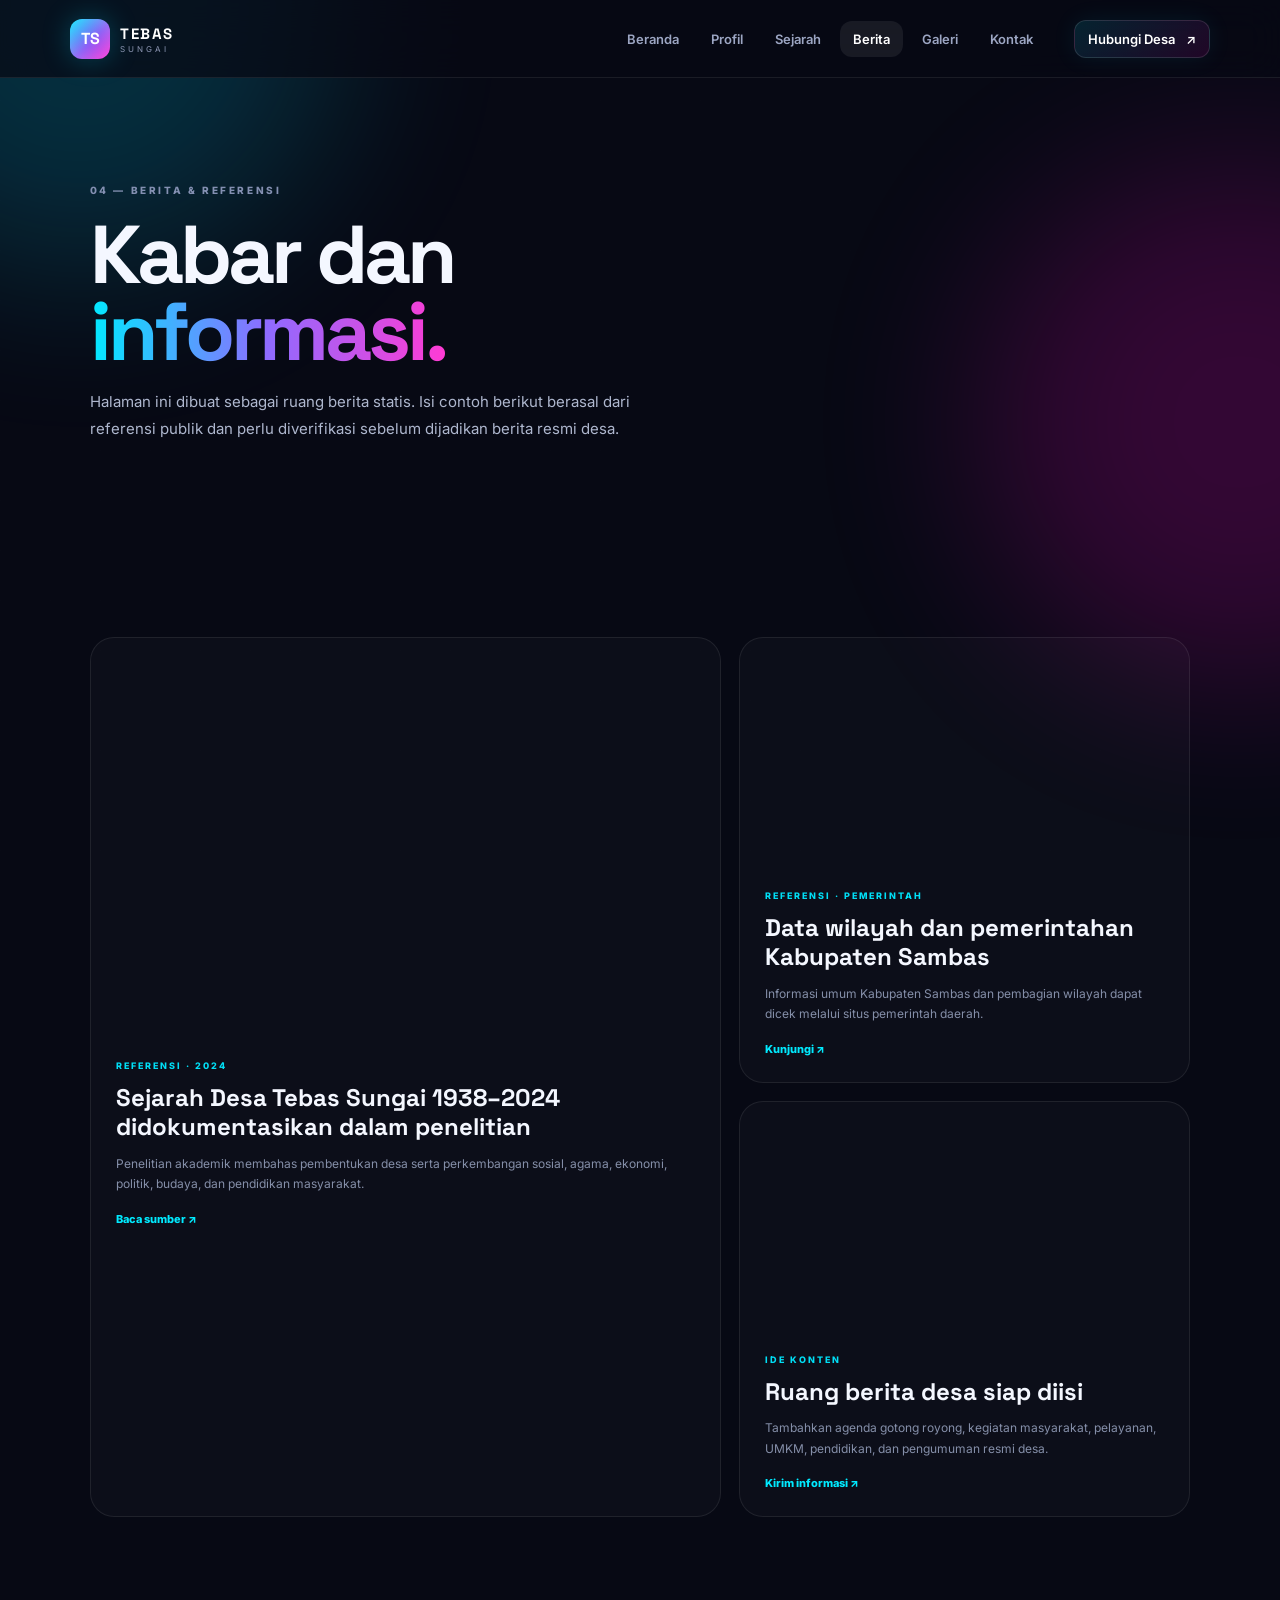
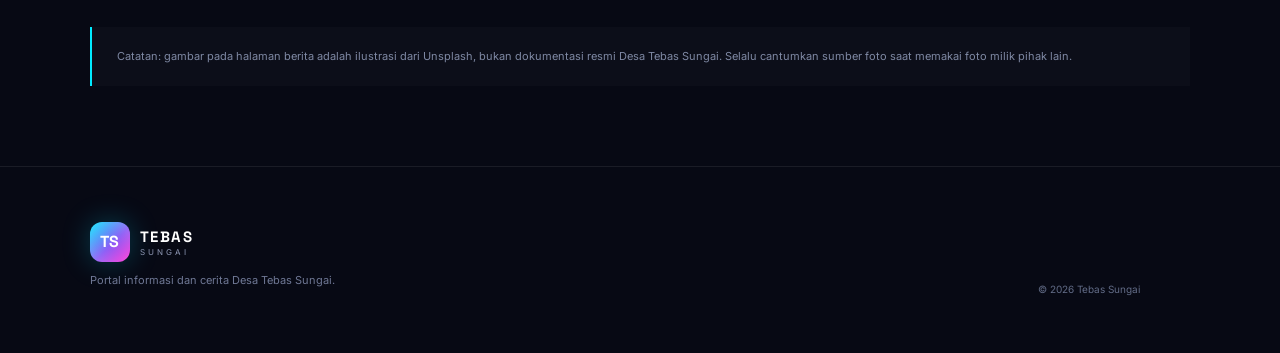
<file: berita.html>
<!DOCTYPE html>
<html lang="id">

<head>

<meta charset="UTF-8">
<meta name="viewport" content="width=device-width, initial-scale=1.0">

<title>Berita — Tebas Sungai</title>

<link rel="preconnect" href="https://fonts.googleapis.com">
<link rel="preconnect" href="https://fonts.gstatic.com" crossorigin>

<link href="https://fonts.googleapis.com/css2?family=Inter:wght@400;500;600;700;800&family=Space+Grotesk:wght@500;600;700&display=swap" rel="stylesheet">

<link rel="stylesheet" href="style.css">

</head>


<body>

<div class="ambient ambient-a"></div>
<div class="ambient ambient-b"></div>


<header class="navbar">

<a class="brand" href="index.html">

<span class="brand-mark">TS</span>

<span>
<b>TEBAS</b>
<small>SUNGAI</small>
</span>

</a>


<button class="menu-btn" aria-label="Buka menu">

<span></span>
<span></span>
<span></span>

</button>


<nav class="nav-links">

<a href="index.html">Beranda</a>
<a href="profil.html">Profil</a>
<a href="sejarah.html">Sejarah</a>
<a class="active" href="berita.html">Berita</a>
<a href="galeri.html">Galeri</a>
<a href="kontak.html">Kontak</a>

</nav>


<a class="nav-cta" href="kontak.html">
Hubungi Desa <span>↗</span>
</a>

</header>


<main>


<section class="page-hero reveal">

<span class="kicker">
04 — BERITA & REFERENSI
</span>

<h1>
Kabar dan
<br>
<span>informasi.</span>
</h1>

<p>
Halaman ini dibuat sebagai ruang berita statis.
Isi contoh berikut berasal dari referensi publik
dan perlu diverifikasi sebelum dijadikan berita resmi desa.
</p>

</section>


<section class="section reveal">

<div class="news-grid">


<article class="news-card featured">

<div
class="news-img"
style="background-image:url('https://images.unsplash.com/photo-1497366754035-f200968a6e72?auto=format&fit=crop&w=1200&q=85')">
</div>


<div class="news-body">

<span>REFERENSI · 2024</span>

<h2>
Sejarah Desa Tebas Sungai 1938–2024
didokumentasikan dalam penelitian
</h2>

<p>
Penelitian akademik membahas pembentukan desa
serta perkembangan sosial, agama, ekonomi,
politik, budaya, dan pendidikan masyarakat.
</p>

<a
href="https://journal.appisi.or.id/index.php/risoma/article/view/549"
target="_blank"
rel="noopener">
Baca sumber ↗
</a>

</div>

</article>


<article class="news-card">

<div
class="news-img"
style="background-image:url('https://images.unsplash.com/photo-1531206715517-5c0ba140b2b8?auto=format&fit=crop&w=900&q=85')">
</div>


<div class="news-body">

<span>REFERENSI · PEMERINTAH</span>

<h3>
Data wilayah dan pemerintahan Kabupaten Sambas
</h3>

<p>
Informasi umum Kabupaten Sambas dan pembagian
wilayah dapat dicek melalui situs pemerintah daerah.
</p>

<a
href="https://sambas.go.id/"
target="_blank"
rel="noopener">
Kunjungi ↗
</a>

</div>

</article>


<article class="news-card">

<div
class="news-img"
style="background-image:url('https://images.unsplash.com/photo-1521737711867-e3b97375f902?auto=format&fit=crop&w=900&q=85')">
</div>


<div class="news-body">

<span>IDE KONTEN</span>

<h3>
Ruang berita desa siap diisi
</h3>

<p>
Tambahkan agenda gotong royong,
kegiatan masyarakat, pelayanan,
UMKM, pendidikan, dan pengumuman resmi desa.
</p>

<a href="kontak.html">
Kirim informasi ↗
</a>

</div>

</article>


</div>

</section>


<section class="source-note">

Catatan: gambar pada halaman berita adalah ilustrasi
dari Unsplash, bukan dokumentasi resmi Desa Tebas Sungai.
Selalu cantumkan sumber foto saat memakai foto milik pihak lain.

</section>


</main>


<footer class="footer">

<div>

<div class="brand">

<span class="brand-mark">TS</span>

<span>
<b>TEBAS</b>
<small>SUNGAI</small>
</span>

</div>

<p>
Portal informasi dan cerita Desa Tebas Sungai.
</p>

</div>


<div class="copyright">
© 2026 Tebas Sungai
</div>

</footer>


<script src="script.js"></script>

</body>
</html>
</file>
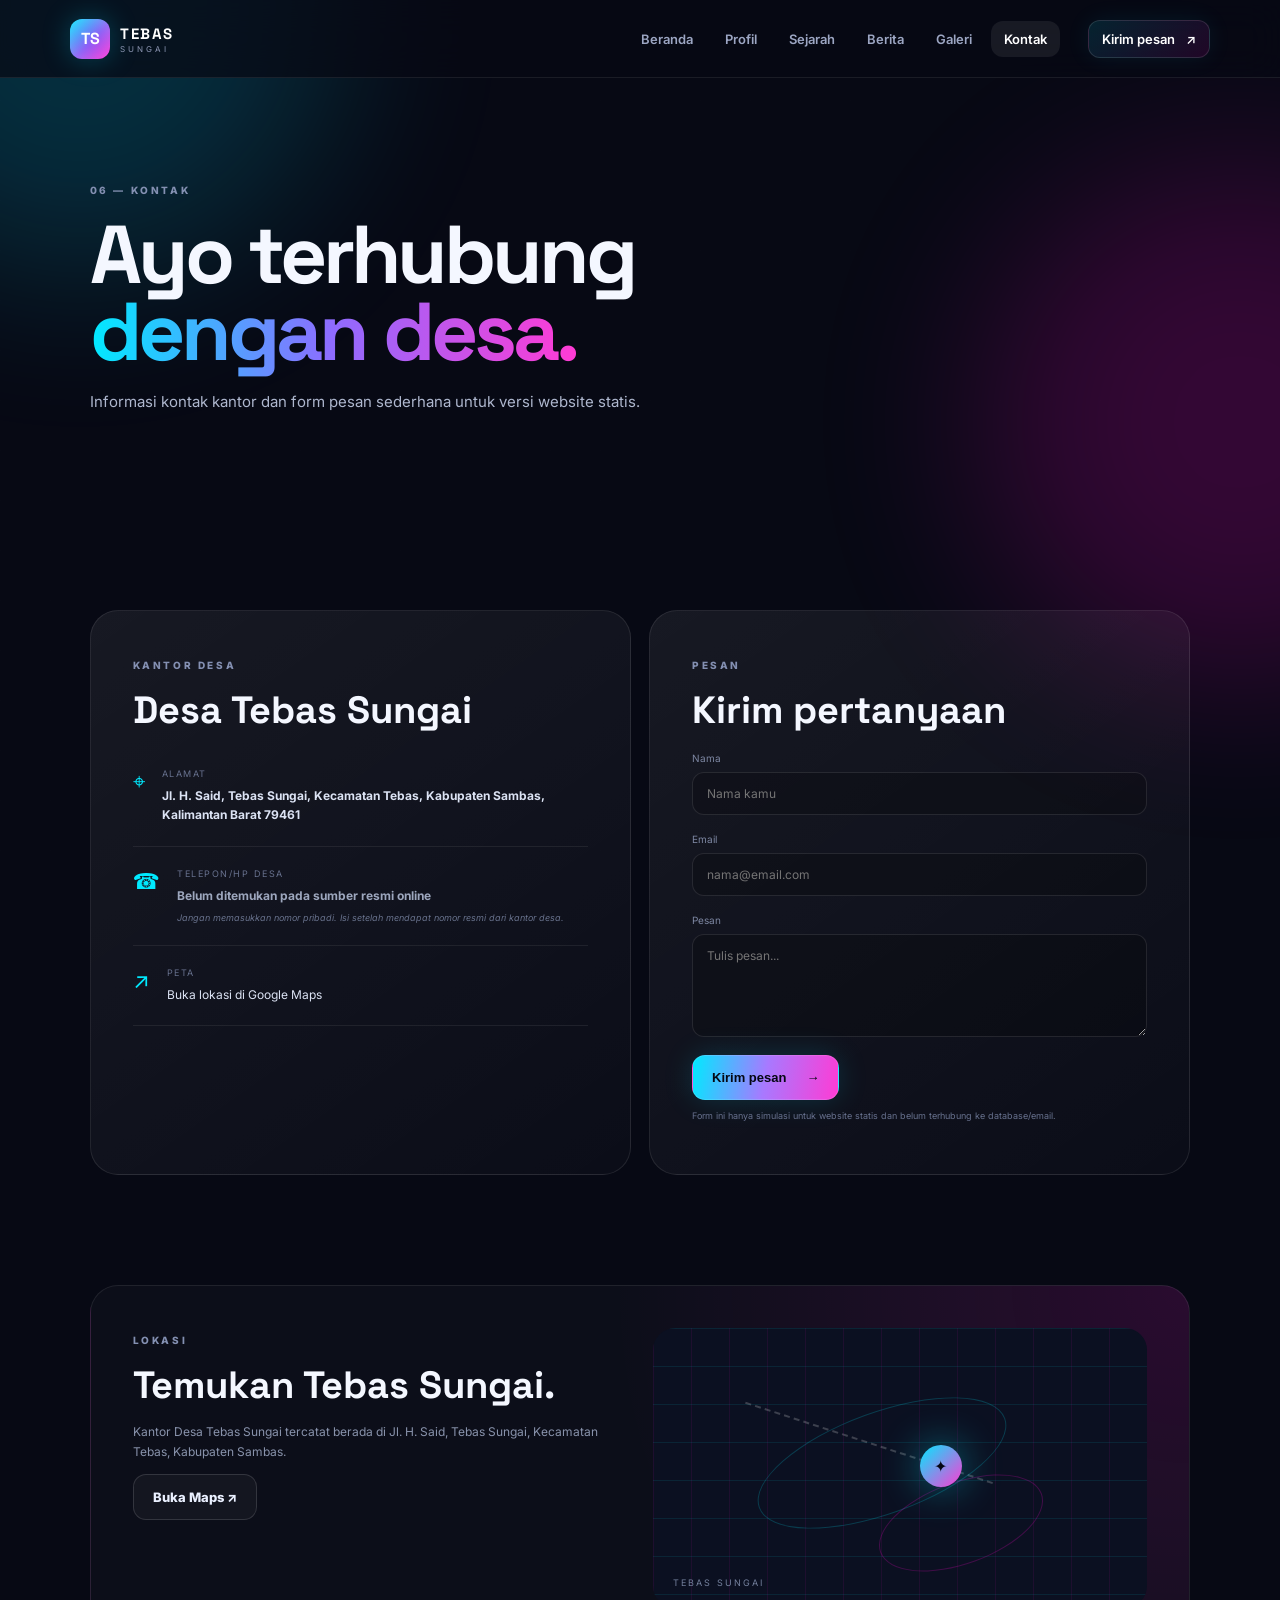
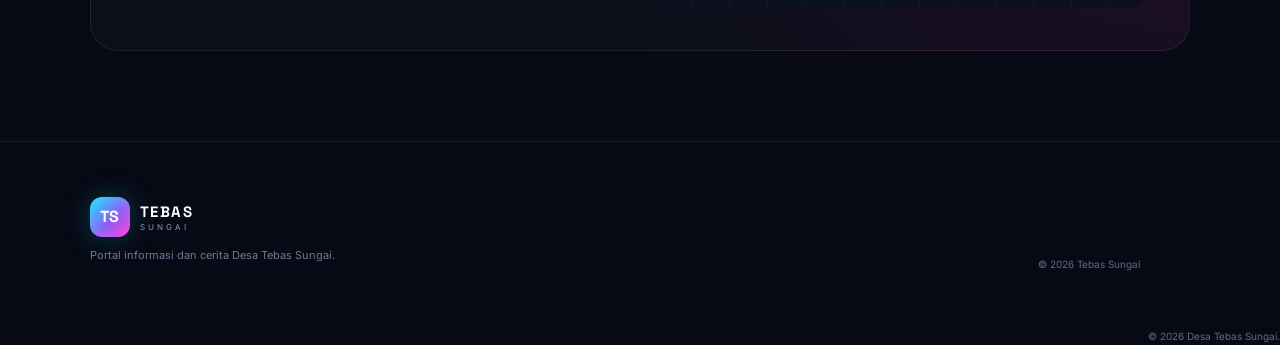
<file: kontak.html>
<!DOCTYPE html>
<html lang="id">

<head>

<meta charset="UTF-8">
<meta name="viewport" content="width=device-width, initial-scale=1.0">

<title>Kontak — Tebas Sungai</title>

<link rel="preconnect" href="https://fonts.googleapis.com">
<link rel="preconnect" href="https://fonts.gstatic.com" crossorigin>

<link href="https://fonts.googleapis.com/css2?family=Inter:wght@400;500;600;700;800&family=Space+Grotesk:wght@500;600;700&display=swap" rel="stylesheet">

<link rel="stylesheet" href="style.css">

</head>


<body>

<div class="ambient ambient-a"></div>
<div class="ambient ambient-b"></div>


<header class="navbar">

<a class="brand" href="index.html">

<span class="brand-mark">TS</span>

<span>
<b>TEBAS</b>
<small>SUNGAI</small>
</span>

</a>


<button class="menu-btn" aria-label="Buka menu">

<span></span>
<span></span>
<span></span>

</button>


<nav class="nav-links">

<a href="index.html">Beranda</a>
<a href="profil.html">Profil</a>
<a href="sejarah.html">Sejarah</a>
<a href="berita.html">Berita</a>
<a href="galeri.html">Galeri</a>
<a class="active" href="kontak.html">Kontak</a>

</nav>


<a class="nav-cta" href="#form">
Kirim pesan <span>↗</span>
</a>

</header>


<main>


<section class="page-hero reveal">

<span class="kicker">
06 — KONTAK
</span>

<h1>
Ayo terhubung
<br>
<span>dengan desa.</span>
</h1>

<p>
Informasi kontak kantor dan form pesan sederhana
untuk versi website statis.
</p>

</section>


<section class="section reveal">


<div class="contact-layout">


<div class="contact-card">

<span class="kicker">
KANTOR DESA
</span>

<h2>Desa Tebas Sungai</h2>


<div class="contact-row">

<span>⌖</span>

<div>

<small>Alamat</small>

<b>
Jl. H. Said, Tebas Sungai,
Kecamatan Tebas, Kabupaten Sambas,
Kalimantan Barat 79461
</b>

</div>

</div>


<div class="contact-row">

<span>☎</span>

<div>

<small>Telepon/HP Desa</small>

<b class="muted">
Belum ditemukan pada sumber resmi online
</b>

<em>
Jangan memasukkan nomor pribadi.
Isi setelah mendapat nomor resmi dari kantor desa.
</em>

</div>

</div>


<div class="contact-row">

<span>↗</span>

<div>

<small>Peta</small>

<a
target="_blank"
rel="noopener"
href="https://www.google.com/maps/search/?api=1&query=Kantor+Desa+Tebas+Sungai+Sambas">
Buka lokasi di Google Maps
</a>

</div>

</div>


</div>


<form class="contact-form" id="form">

<span class="kicker">
PESAN
</span>

<h2>Kirim pertanyaan</h2>


<label>

Nama

<input
required
type="text"
placeholder="Nama kamu">

</label>


<label>

Email

<input
required
type="email"
placeholder="nama@email.com">

</label>


<label>

Pesan

<textarea
required
rows="5"
placeholder="Tulis pesan..."></textarea>

</label>


<button class="btn btn-primary" type="submit">

Kirim pesan <span>→</span>

</button>


<p class="form-note">

Form ini hanya simulasi untuk website statis
dan belum terhubung ke database/email.

</p>


</form>


</div>

</section>


<section class="map-card reveal">

<div>

<span class="kicker">
LOKASI
</span>

<h2>
Temukan Tebas Sungai.
</h2>

<p>
Kantor Desa Tebas Sungai tercatat berada
di Jl. H. Said, Tebas Sungai,
Kecamatan Tebas, Kabupaten Sambas.
</p>


<a
class="btn btn-ghost"
target="_blank"
rel="noopener"
href="https://www.google.com/maps/search/?api=1&query=Kantor+Desa+Tebas+Sungai+Sambas">

Buka Maps ↗

</a>

</div>


<div class="map-art">

<div class="pin">
✦
</div>

<div class="map-line"></div>

<span>
TEBAS SUNGAI
</span>

</div>

</section>


</main>


<footer class="footer">

<div>

<div class="brand">

<span class="brand-mark">TS</span>

<span>
<b>TEBAS</b>
<small>SUNGAI</small>
</span>

</div>

<p>
Portal informasi dan cerita Desa Tebas Sungai.
</p>

</div>


<div class="copyright">
© 2026 Tebas Sungai
</div>

</footer>


<script src="script.js"></script>

</body>
</html></main>
<footer><div class="copyright">© 2026 Desa Tebas Sungai.</div></footer>
<script src="script.js"></script>
</body>
</html>
</file>
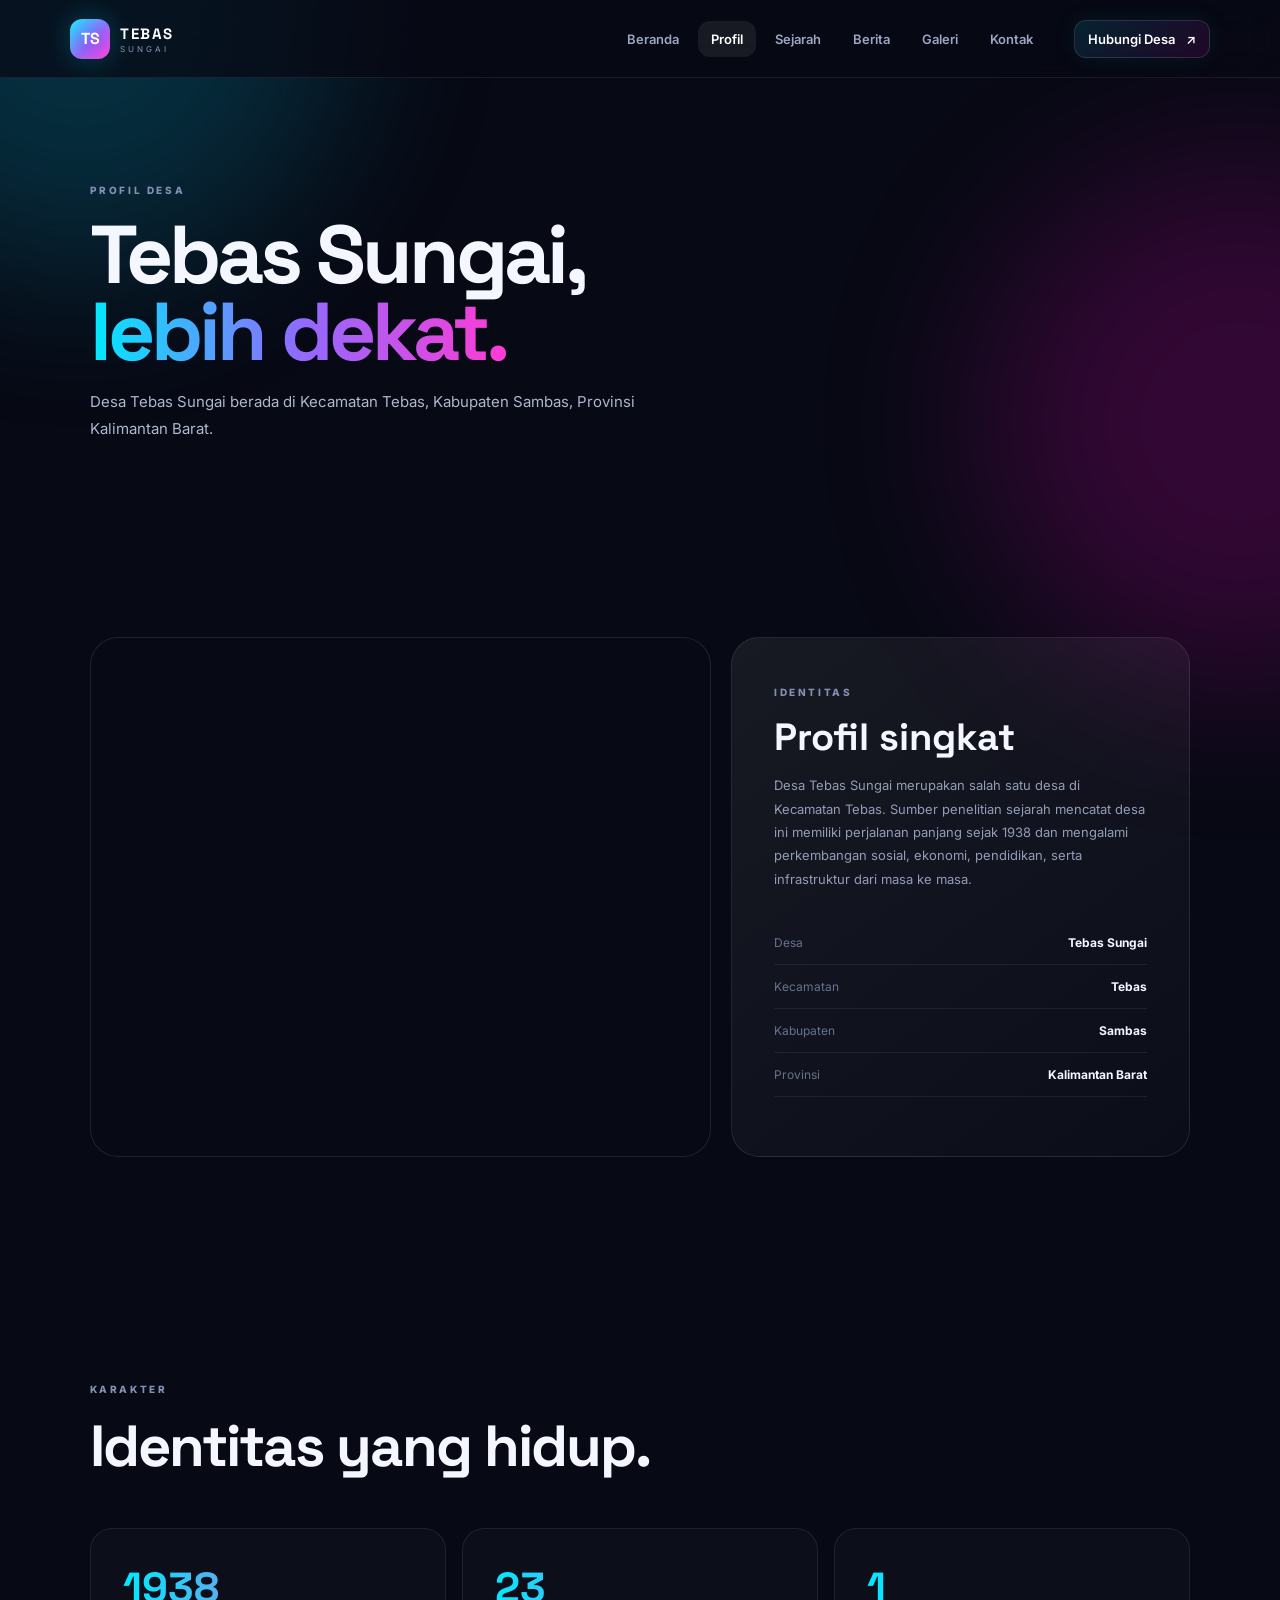
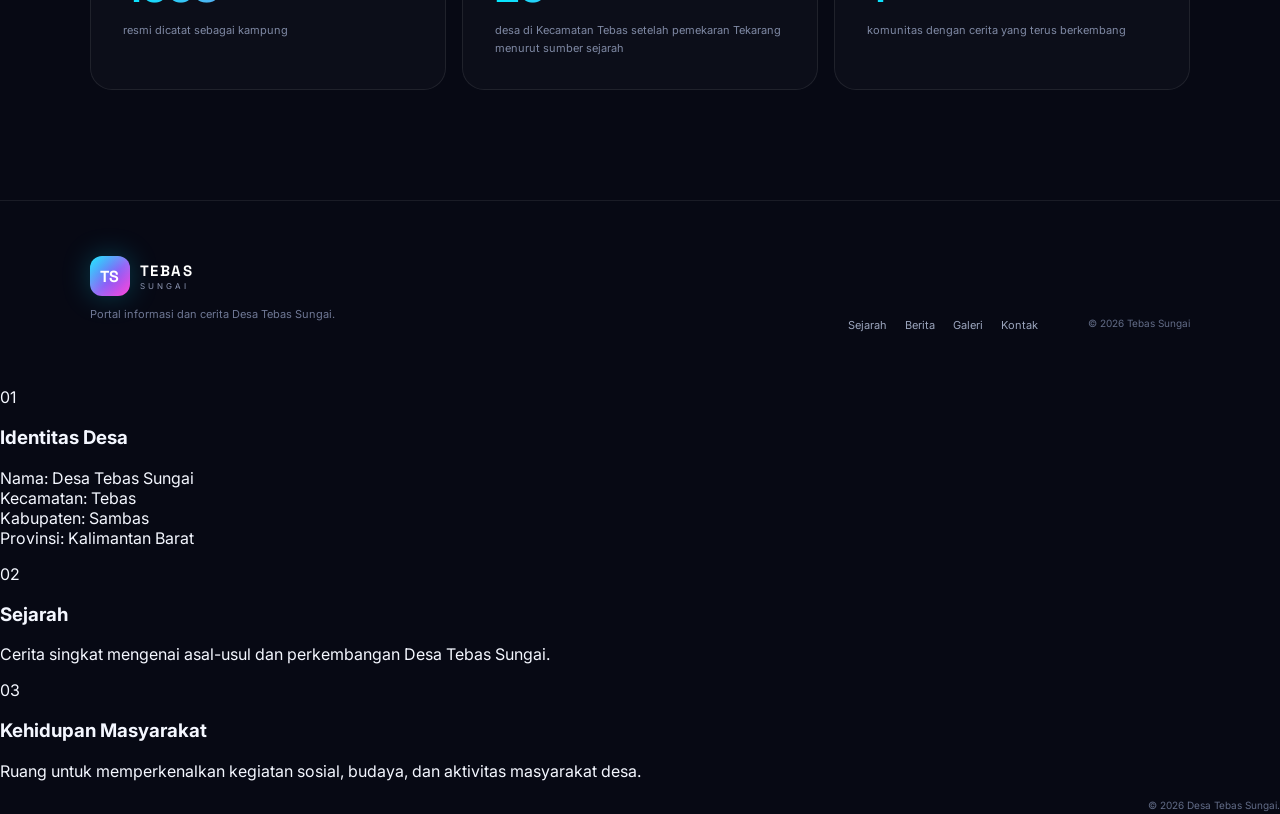
<file: profil.html>
<!DOCTYPE html>
<html lang="id">

<head>

<meta charset="UTF-8">
<meta name="viewport" content="width=device-width, initial-scale=1.0">

<title>Profil — Tebas Sungai</title>

<link rel="preconnect" href="https://fonts.googleapis.com">
<link rel="preconnect" href="https://fonts.gstatic.com" crossorigin>

<link href="https://fonts.googleapis.com/css2?family=Inter:wght@400;500;600;700;800&family=Space+Grotesk:wght@500;600;700&display=swap" rel="stylesheet">

<link rel="stylesheet" href="style.css">

</head>


<body>

<div class="ambient ambient-a"></div>
<div class="ambient ambient-b"></div>


<header class="navbar">

<a class="brand" href="index.html">
<span class="brand-mark">TS</span>

<span>
<b>TEBAS</b>
<small>SUNGAI</small>
</span>
</a>


<button class="menu-btn" aria-label="Buka menu">
<span></span>
<span></span>
<span></span>
</button>


<nav class="nav-links">

<a href="index.html">Beranda</a>
<a class="active" href="profil.html">Profil</a>
<a href="sejarah.html">Sejarah</a>
<a href="berita.html">Berita</a>
<a href="galeri.html">Galeri</a>
<a href="kontak.html">Kontak</a>

</nav>


<a class="nav-cta" href="kontak.html">
Hubungi Desa <span>↗</span>
</a>

</header>


<main>


<section class="page-hero reveal">

<span class="kicker">PROFIL DESA</span>

<h1>
Tebas Sungai,
<br>
<span>lebih dekat.</span>
</h1>

<p>
Desa Tebas Sungai berada di Kecamatan Tebas,
Kabupaten Sambas, Provinsi Kalimantan Barat.
</p>

</section>


<section class="section reveal">

<div class="profile-layout">


<div
class="profile-image"
style="background-image:url('https://images.unsplash.com/photo-1500530855697-b586d89ba3ee?auto=format&fit=crop&w=1400&q=85')">
</div>


<div class="glass-panel">

<span class="kicker">IDENTITAS</span>

<h2>Profil singkat</h2>

<p>
Desa Tebas Sungai merupakan salah satu desa di Kecamatan Tebas.
Sumber penelitian sejarah mencatat desa ini memiliki perjalanan
panjang sejak 1938 dan mengalami perkembangan sosial, ekonomi,
pendidikan, serta infrastruktur dari masa ke masa.
</p>


<div class="data-list">

<div>
<span>Desa</span>
<b>Tebas Sungai</b>
</div>

<div>
<span>Kecamatan</span>
<b>Tebas</b>
</div>

<div>
<span>Kabupaten</span>
<b>Sambas</b>
</div>

<div>
<span>Provinsi</span>
<b>Kalimantan Barat</b>
</div>

</div>

</div>

</div>

</section>


<section class="section reveal">

<div class="section-head">

<div>

<span class="kicker">KARAKTER</span>

<h2>Identitas yang hidup.</h2>

</div>

</div>


<div class="stat-grid">

<div class="stat">
<strong>1938</strong>
<span>
resmi dicatat sebagai kampung
</span>
</div>


<div class="stat">
<strong>23</strong>
<span>
desa di Kecamatan Tebas setelah pemekaran
Tekarang menurut sumber sejarah
</span>
</div>


<div class="stat">
<strong>1</strong>
<span>
komunitas dengan cerita yang terus berkembang
</span>
</div>

</div>

</section>

</main>


<footer class="footer">

<div>

<div class="brand">

<span class="brand-mark">TS</span>

<span>
<b>TEBAS</b>
<small>SUNGAI</small>
</span>

</div>

<p>
Portal informasi dan cerita Desa Tebas Sungai.
</p>

</div>


<div class="footer-links">

<a href="sejarah.html">Sejarah</a>
<a href="berita.html">Berita</a>
<a href="galeri.html">Galeri</a>
<a href="kontak.html">Kontak</a>

</div>


<div class="copyright">
© 2026 Tebas Sungai
</div>

</footer>


<script src="script.js"></script>

</body>
</html>  <article><span>01</span><h3>Identitas Desa</h3><p>Nama: Desa Tebas Sungai<br>Kecamatan: Tebas<br>Kabupaten: Sambas<br>Provinsi: Kalimantan Barat</p></article>
  <article><span>02</span><h3>Sejarah</h3><p>Cerita singkat mengenai asal-usul dan perkembangan Desa Tebas Sungai.</p></article>
  <article><span>03</span><h3>Kehidupan Masyarakat</h3><p>Ruang untuk memperkenalkan kegiatan sosial, budaya, dan aktivitas masyarakat desa.</p></article>
</section>
</main>
<footer><div class="copyright">© 2026 Desa Tebas Sungai.</div></footer>
<script src="script.js"></script>
</body>
</html>
</file>
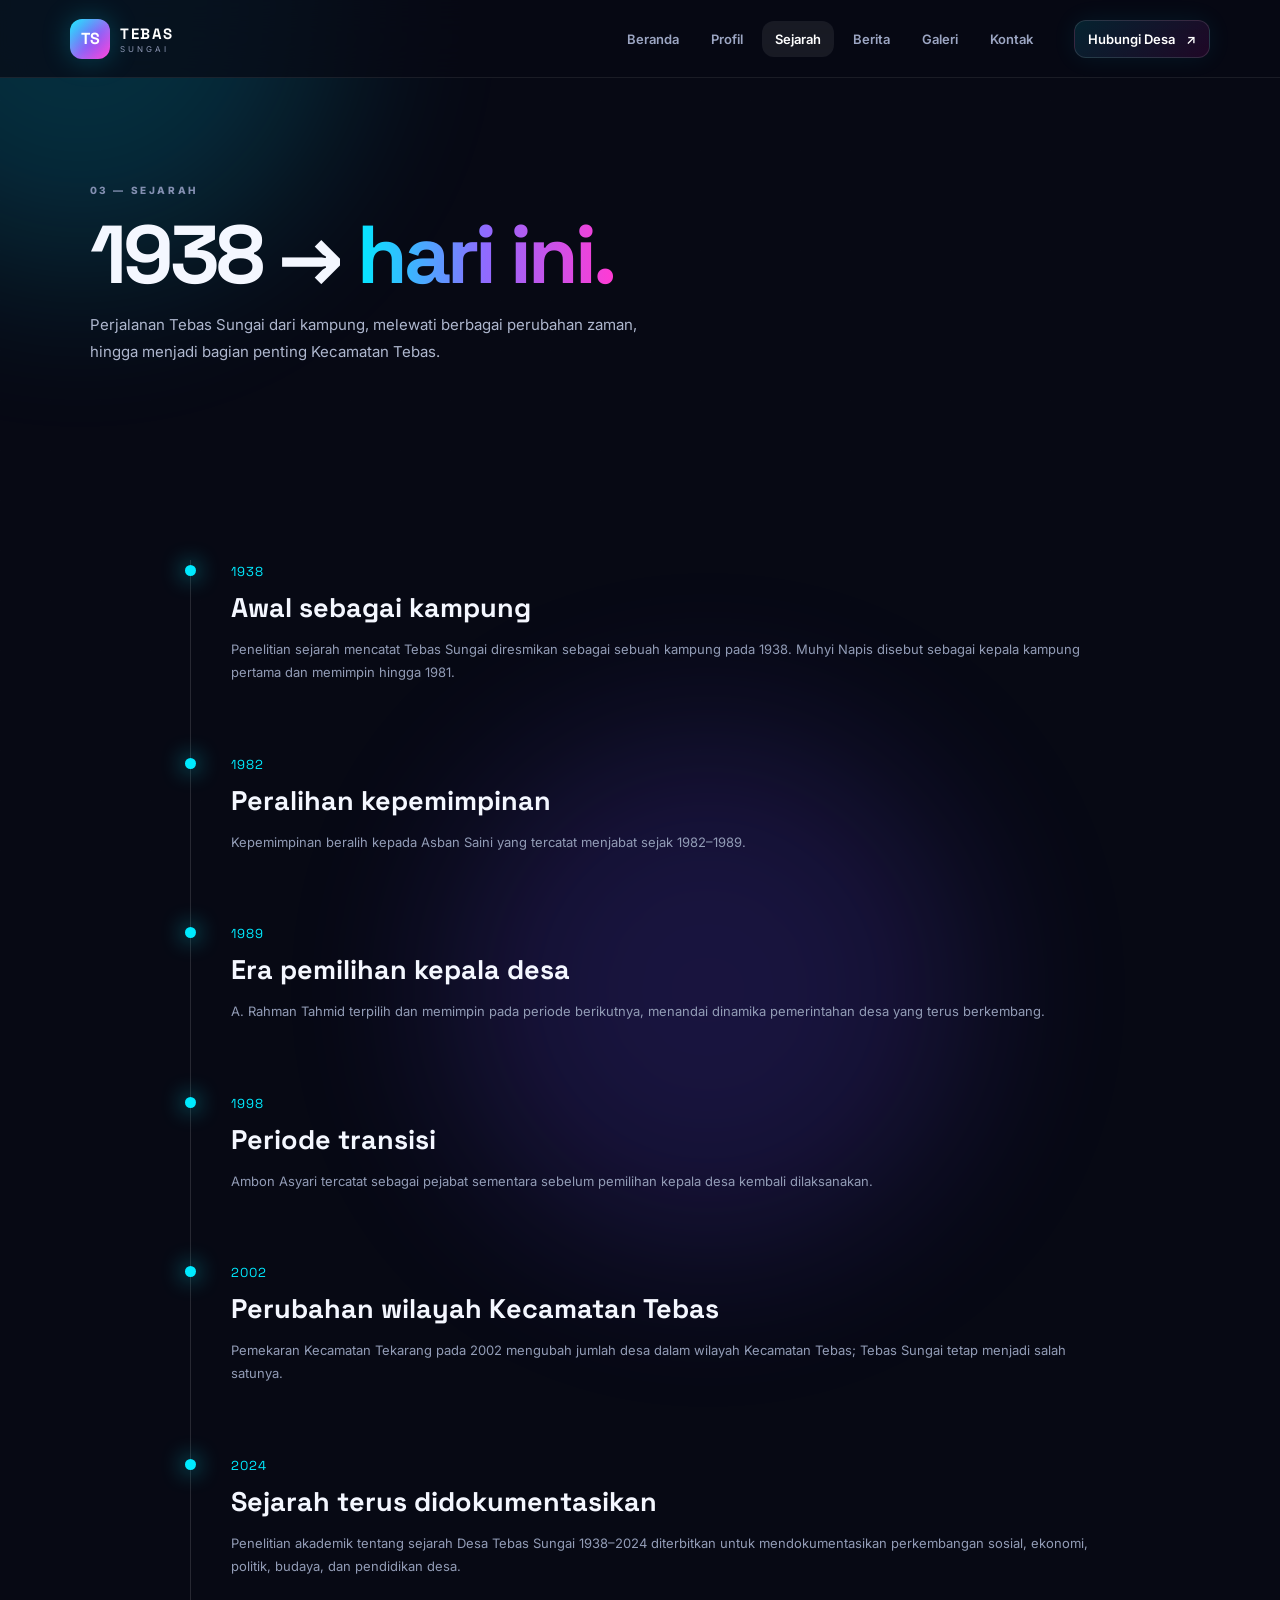
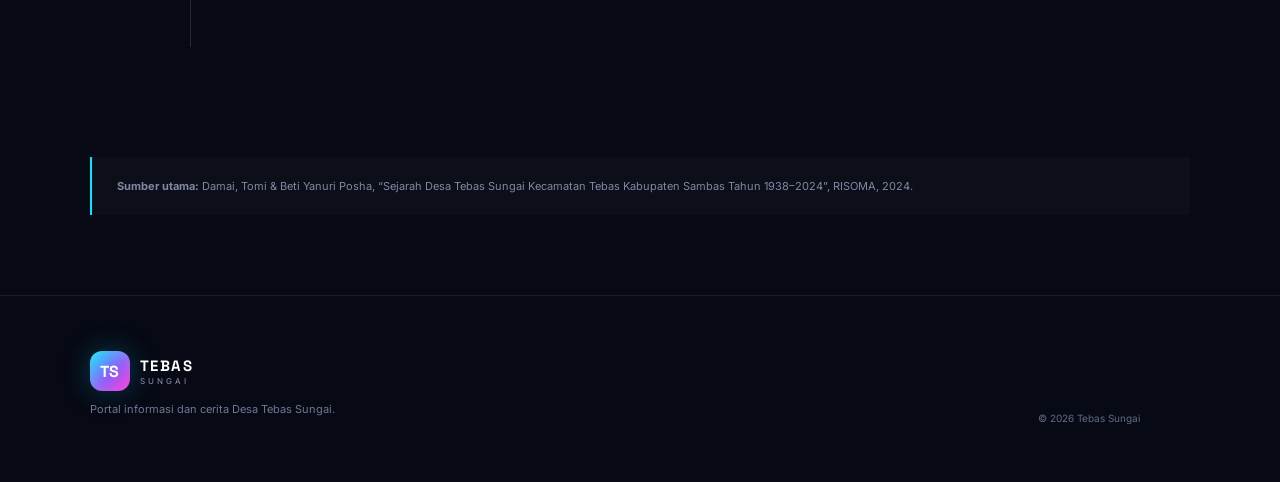
<file: sejarah.html>
<!DOCTYPE html>
<html lang="id">

<head>

<meta charset="UTF-8">
<meta name="viewport" content="width=device-width, initial-scale=1.0">

<title>Sejarah — Tebas Sungai</title>

<link rel="preconnect" href="https://fonts.googleapis.com">
<link rel="preconnect" href="https://fonts.gstatic.com" crossorigin>

<link href="https://fonts.googleapis.com/css2?family=Inter:wght@400;500;600;700;800&family=Space+Grotesk:wght@500;600;700&display=swap" rel="stylesheet">

<link rel="stylesheet" href="style.css">

</head>


<body>

<div class="ambient ambient-a"></div>
<div class="ambient ambient-c"></div>


<header class="navbar">

<a class="brand" href="index.html">

<span class="brand-mark">TS</span>

<span>
<b>TEBAS</b>
<small>SUNGAI</small>
</span>

</a>


<button class="menu-btn" aria-label="Buka menu">
<span></span>
<span></span>
<span></span>
</button>


<nav class="nav-links">

<a href="index.html">Beranda</a>
<a href="profil.html">Profil</a>
<a class="active" href="sejarah.html">Sejarah</a>
<a href="berita.html">Berita</a>
<a href="galeri.html">Galeri</a>
<a href="kontak.html">Kontak</a>

</nav>


<a class="nav-cta" href="kontak.html">
Hubungi Desa <span>↗</span>
</a>

</header>


<main>


<section class="page-hero reveal">

<span class="kicker">
03 — SEJARAH
</span>

<h1>
1938 →
<span>hari ini.</span>
</h1>

<p>
Perjalanan Tebas Sungai dari kampung,
melewati berbagai perubahan zaman,
hingga menjadi bagian penting Kecamatan Tebas.
</p>

</section>


<section class="section reveal">

<div class="timeline">


<div class="timeline-item">

<span class="year">1938</span>

<div>

<h3>Awal sebagai kampung</h3>

<p>
Penelitian sejarah mencatat Tebas Sungai diresmikan
sebagai sebuah kampung pada 1938.
Muhyi Napis disebut sebagai kepala kampung pertama
dan memimpin hingga 1981.
</p>

</div>

</div>


<div class="timeline-item">

<span class="year">1982</span>

<div>

<h3>Peralihan kepemimpinan</h3>

<p>
Kepemimpinan beralih kepada Asban Saini
yang tercatat menjabat sejak 1982–1989.
</p>

</div>

</div>


<div class="timeline-item">

<span class="year">1989</span>

<div>

<h3>Era pemilihan kepala desa</h3>

<p>
A. Rahman Tahmid terpilih dan memimpin
pada periode berikutnya, menandai dinamika
pemerintahan desa yang terus berkembang.
</p>

</div>

</div>


<div class="timeline-item">

<span class="year">1998</span>

<div>

<h3>Periode transisi</h3>

<p>
Ambon Asyari tercatat sebagai pejabat sementara
sebelum pemilihan kepala desa kembali dilaksanakan.
</p>

</div>

</div>


<div class="timeline-item">

<span class="year">2002</span>

<div>

<h3>Perubahan wilayah Kecamatan Tebas</h3>

<p>
Pemekaran Kecamatan Tekarang pada 2002
mengubah jumlah desa dalam wilayah Kecamatan Tebas;
Tebas Sungai tetap menjadi salah satunya.
</p>

</div>

</div>


<div class="timeline-item">

<span class="year">2024</span>

<div>

<h3>Sejarah terus didokumentasikan</h3>

<p>
Penelitian akademik tentang sejarah Desa Tebas Sungai
1938–2024 diterbitkan untuk mendokumentasikan
perkembangan sosial, ekonomi, politik, budaya,
dan pendidikan desa.
</p>

</div>

</div>


</div>

</section>


<section class="source-note">

<b>Sumber utama:</b>

Damai, Tomi & Beti Yanuri Posha,
“Sejarah Desa Tebas Sungai Kecamatan Tebas
Kabupaten Sambas Tahun 1938–2024”,
RISOMA, 2024.

</section>

</main>


<footer class="footer">

<div>

<div class="brand">

<span class="brand-mark">TS</span>

<span>
<b>TEBAS</b>
<small>SUNGAI</small>
</span>

</div>

<p>
Portal informasi dan cerita Desa Tebas Sungai.
</p>

</div>


<div class="copyright">
© 2026 Tebas Sungai
</div>

</footer>


<script src="script.js"></script>

</body>
</html>
</file>
<file: style.css>
*{box-sizing:border-box}html{scroll-behavior:smooth}body{margin:0;background:#070914;color:#f4f7ff;font-family:Inter,system-ui,sans-serif;overflow-x:hidden}body:before{content:"";position:fixed;inset:0;pointer-events:none;opacity:.16;background-image:linear-gradient(rgba(255,255,255,.035) 1px,transparent 1px),linear-gradient(90deg,rgba(255,255,255,.035) 1px,transparent 1px);background-size:50px 50px;z-index:-2}.ambient{position:fixed;width:520px;height:520px;border-radius:50%;filter:blur(90px);opacity:.18;pointer-events:none;z-index:-1}.ambient-a{background:#00d9ff;top:-250px;left:-180px}.ambient-b{background:#ff00c8;right:-220px;top:18%}.ambient-c{background:#6d4aff;left:35%;bottom:-350px}.navbar{height:78px;position:sticky;top:0;z-index:50;display:flex;align-items:center;gap:28px;padding:0 5.5%;background:rgba(7,9,20,.72);border-bottom:1px solid rgba(255,255,255,.08);backdrop-filter:blur(18px)}.brand{display:flex;align-items:center;gap:10px;text-decoration:none;color:#fff;min-width:max-content}.brand-mark{width:40px;height:40px;display:grid;place-items:center;border-radius:12px;font-weight:800;font-family:"Space Grotesk";background:linear-gradient(135deg,#00eaff,#8b5cf6 55%,#ff2bd6);box-shadow:0 0 28px rgba(0,220,255,.25),inset 0 0 20px rgba(255,255,255,.18)}.brand b{display:block;font-family:"Space Grotesk";font-size:15px;letter-spacing:1.5px}.brand small{display:block;color:#8e97b4;font-size:8px;letter-spacing:3px;margin-top:1px}.nav-links{display:flex;align-items:center;gap:6px;margin-left:auto}.nav-links a,.nav-cta{color:#9ca6c3;text-decoration:none;font-size:13px;font-weight:600;padding:10px 13px;border-radius:12px;transition:.25s}.nav-links a:hover,.nav-links .active{color:#fff;background:rgba(255,255,255,.07)}.nav-cta{color:#fff;border:1px solid rgba(255,255,255,.12);background:linear-gradient(135deg,rgba(0,229,255,.12),rgba(255,0,210,.10));box-shadow:0 0 25px rgba(0,220,255,.08)}.nav-cta span{margin-left:8px}.menu-btn{display:none;background:none;border:0}.hero{min-height:calc(100vh - 78px);padding:8vh 7%;display:grid;grid-template-columns:1fr 1fr;align-items:center;gap:4vw;position:relative}.eyebrow,.kicker{color:#8490b2;font-size:10px;letter-spacing:2.6px;font-weight:800}.dot{display:inline-block;width:7px;height:7px;border-radius:50%;background:#00eaff;box-shadow:0 0 16px #00eaff;margin-right:8px}.hero h1,.page-hero h1{font-family:"Space Grotesk";font-size:clamp(50px,7vw,92px);line-height:.94;letter-spacing:-4px;margin:22px 0}.hero h1 span,.page-hero h1 span{background:linear-gradient(90deg,#00eaff,#8f6bff,#ff3bd4);-webkit-background-clip:text;color:transparent}.hero-copy>p,.page-hero p{max-width:570px;color:#aeb7ce;line-height:1.8;font-size:15px}.hero-actions{display:flex;gap:12px;margin:30px 0}.btn{display:inline-flex;align-items:center;justify-content:center;gap:20px;padding:14px 19px;border-radius:13px;text-decoration:none;font-weight:800;font-size:13px;transition:.3s;border:1px solid rgba(255,255,255,.13);cursor:pointer}.btn-primary{color:#050713;background:linear-gradient(100deg,#00eaff,#a879ff 50%,#ff3bd4);box-shadow:0 0 30px rgba(0,220,255,.16)}.btn-primary:hover{transform:translateY(-3px);box-shadow:0 0 45px rgba(255,0,220,.2)}.btn-ghost{color:#eaf0ff;background:rgba(255,255,255,.035)}.btn-ghost:hover{background:rgba(255,255,255,.08);transform:translateY(-3px)}.hero-meta{display:flex;gap:32px;margin-top:42px}.hero-meta div{display:flex;flex-direction:column;gap:4px}.hero-meta strong{font-family:"Space Grotesk";font-size:16px}.hero-meta span{font-size:10px;color:#707a99}.hero-visual{height:560px;display:grid;place-items:center;position:relative;perspective:1000px}.scene-card{width:min(520px,90%);height:580px;border:1px solid rgba(255,255,255,.14);border-radius:32px;overflow:hidden;position:relative;transform:rotateY(-8deg) rotateX(4deg);box-shadow:25px 35px 80px rgba(0,0,0,.45),0 0 60px rgba(0,220,255,.1);transition:transform .2s ease}.scene-image{position:absolute;inset:0;background-size:cover;background-position:center;filter:saturate(.85) contrast(1.05)}.scene-overlay{position:absolute;inset:0;background:linear-gradient(180deg,rgba(0,0,0,.02),rgba(5,7,18,.15) 45%,rgba(5,7,18,.92))}.scene-grid{position:absolute;inset:0;background:linear-gradient(rgba(0,234,255,.08) 1px,transparent 1px),linear-gradient(90deg,rgba(255,0,220,.07) 1px,transparent 1px);background-size:45px 45px;mix-blend-mode:screen}.scene-label{position:absolute;bottom:28px;left:28px}.scene-label span{display:block;font-family:"Space Grotesk";font-size:28px;font-weight:700}.scene-label b{display:block;color:#8e98b8;font-size:9px;letter-spacing:2px;margin-top:7px}.floating-chip{position:absolute;padding:12px 14px;border:1px solid rgba(255,255,255,.15);background:rgba(8,10,24,.65);backdrop-filter:blur(14px);border-radius:14px;box-shadow:0 15px 35px rgba(0,0,0,.3);font-size:12px;color:#00eaff}.floating-chip span{color:#fff;margin-left:7px}.chip-one{top:80px;left:-35px}.chip-two{right:-25px;bottom:130px;color:#ff45d6}.ticker{display:flex;justify-content:center;gap:25px;align-items:center;padding:18px 5%;overflow:hidden;white-space:nowrap;border-top:1px solid rgba(255,255,255,.07);border-bottom:1px solid rgba(255,255,255,.07);color:#77819f;font-family:"Space Grotesk";font-size:10px;letter-spacing:2px}.ticker span{color:#00eaff}.section{padding:110px 7%}.section-head{display:flex;justify-content:space-between;gap:30px;align-items:end;margin-bottom:45px}.section-head h2{font-family:"Space Grotesk";font-size:clamp(34px,5vw,58px);letter-spacing:-2px;margin:12px 0 0}.section-head>p{max-width:420px;color:#8f99b6;line-height:1.7;font-size:13px}.feature-grid{display:grid;grid-template-columns:2fr 1fr 1fr;gap:18px}.feature-card{min-height:350px;padding:28px;border:1px solid rgba(255,255,255,.09);border-radius:25px;background:linear-gradient(145deg,rgba(255,255,255,.065),rgba(255,255,255,.015));position:relative;overflow:hidden;text-decoration:none;color:#fff;transition:.35s}.feature-card:hover,.mini-card:hover,.news-card:hover{transform:translateY(-7px);border-color:rgba(0,234,255,.25);box-shadow:0 25px 70px rgba(0,0,0,.28),0 0 35px rgba(0,234,255,.06)}.feature-card.large{padding:0}.feature-bg{position:absolute;inset:0;background-size:cover;background-position:center;filter:saturate(.8)}.feature-card.large:after{content:"";position:absolute;inset:0;background:linear-gradient(180deg,transparent 20%,rgba(5,7,18,.95))}.feature-content{position:absolute;z-index:2;bottom:26px;left:28px;right:28px}.feature-card:not(.large) .feature-content{position:relative;left:auto;right:auto;bottom:auto;margin-top:35px}.feature-card span,.news-body span{font-size:9px;letter-spacing:2px;color:#00dff6;font-weight:800}.feature-card h3{font-family:"Space Grotesk";font-size:27px;margin:12px 0 8px}.feature-card p{color:#9da7c0;font-size:12px;line-height:1.6}.feature-card b{font-size:11px}.icon-box{width:48px;height:48px;border-radius:14px;display:grid;place-items:center;font-size:24px;color:#00eaff;background:rgba(0,234,255,.08);border:1px solid rgba(0,234,255,.15)}.quote{margin:0 7%;padding:65px 7%;border:1px solid rgba(255,255,255,.1);border-radius:30px;background:radial-gradient(circle at 0 0,rgba(0,234,255,.1),transparent 45%),radial-gradient(circle at 100% 100%,rgba(255,0,210,.09),transparent 45%),rgba(255,255,255,.025);display:flex;gap:25px;align-items:flex-start}.quote-mark{font-family:Georgia;font-size:80px;line-height:.8;color:#00eaff}.quote p{font-family:"Space Grotesk";font-size:clamp(23px,3vw,38px);line-height:1.25;margin:0;letter-spacing:-1px}.quote small{display:block;color:#78829e;margin-top:18px;font-size:11px}.mini-grid{display:grid;grid-template-columns:repeat(4,1fr);gap:14px}.mini-card{position:relative;min-height:210px;padding:25px;border:1px solid rgba(255,255,255,.08);border-radius:20px;background:rgba(255,255,255,.025);text-decoration:none;color:#fff;transition:.3s}.mini-card>span{color:#6f7896;font-size:10px}.mini-card h3{font-family:"Space Grotesk";font-size:22px;margin:38px 0 8px}.mini-card p{color:#818ba6;font-size:11px;line-height:1.6}.mini-card i{position:absolute;right:22px;bottom:22px;color:#00eaff;font-style:normal}.footer{padding:55px 7%;border-top:1px solid rgba(255,255,255,.08);display:grid;grid-template-columns:1fr auto auto;gap:50px;align-items:end}.footer p{color:#6f7895;font-size:11px}.footer-links{display:flex;gap:18px}.footer-links a{color:#9ba5bd;text-decoration:none;font-size:11px}.copyright{text-align:right;color:#626c87;font-size:10px;line-height:1.7}.page-hero{padding:100px 7% 70px}.page-hero h1{font-size:clamp(48px,7vw,82px);margin:18px 0}.profile-layout{display:grid;grid-template-columns:1.15fr .85fr;gap:20px}.profile-image{min-height:520px;border-radius:28px;background-size:cover;background-position:center;border:1px solid rgba(255,255,255,.1)}.glass-panel,.contact-card,.contact-form{padding:42px;border-radius:28px;background:linear-gradient(145deg,rgba(255,255,255,.065),rgba(255,255,255,.018));border:1px solid rgba(255,255,255,.09)}.glass-panel h2,.contact-card h2,.contact-form h2,.map-card h2{font-family:"Space Grotesk";font-size:38px;margin:13px 0}.glass-panel>p{color:#939db6;line-height:1.8;font-size:13px}.data-list{margin-top:30px}.data-list div{display:flex;justify-content:space-between;gap:20px;padding:14px 0;border-bottom:1px solid rgba(255,255,255,.07);font-size:12px}.data-list span{color:#68728f}.stat-grid{display:grid;grid-template-columns:repeat(3,1fr);gap:16px}.stat{padding:32px;border:1px solid rgba(255,255,255,.08);border-radius:22px;background:rgba(255,255,255,.025)}.stat strong{display:block;font-family:"Space Grotesk";font-size:42px;background:linear-gradient(90deg,#00eaff,#ff3bd4);-webkit-background-clip:text;color:transparent}.stat span{display:block;color:#7f89a4;font-size:11px;line-height:1.6;margin-top:8px}.timeline{max-width:900px;margin:auto;border-left:1px solid rgba(255,255,255,.13);padding-left:40px}.timeline-item{position:relative;padding:0 0 55px}.timeline-item:before{content:"";position:absolute;left:-46px;top:5px;width:11px;height:11px;border-radius:50%;background:#00eaff;box-shadow:0 0 22px #00eaff}.year{display:inline-block;color:#00eaff;font-family:"Space Grotesk";font-size:13px;letter-spacing:1px}.timeline h3{font-family:"Space Grotesk";font-size:27px;margin:10px 0}.timeline p{color:#929cb6;line-height:1.8;font-size:13px}.source-note{margin:0 7% 80px;padding:20px 25px;border-left:2px solid #00eaff;background:rgba(255,255,255,.025);color:#7f89a4;font-size:11px;line-height:1.7}.news-grid{display:grid;grid-template-columns:1.4fr 1fr;gap:18px}.news-card{border:1px solid rgba(255,255,255,.08);border-radius:24px;overflow:hidden;background:rgba(255,255,255,.025);transition:.3s}.news-card.featured{grid-row:span 2}.news-img{height:220px;background-size:cover;background-position:center}.featured .news-img{height:390px}.news-body{padding:25px}.news-body h2,.news-body h3{font-family:"Space Grotesk";font-size:24px;line-height:1.2;margin:11px 0}.news-body p{color:#858fa9;font-size:12px;line-height:1.7}.news-body a{color:#00eaff;text-decoration:none;font-size:11px;font-weight:800}.gallery{padding:10px 7% 100px;display:grid;grid-template-columns:1.2fr 1fr 1fr;grid-auto-rows:260px;gap:15px}.gallery-item{margin:0;position:relative;border-radius:22px;overflow:hidden;border:1px solid rgba(255,255,255,.09);cursor:pointer;transition:.35s;transform-style:preserve-3d}.gallery-item:hover{transform:translateY(-6px) rotateX(2deg) rotateY(-2deg);box-shadow:0 25px 60px rgba(0,0,0,.4)}.gallery-item img{width:100%;height:100%;object-fit:cover;display:block;transition:.6s;filter:saturate(.8)}.gallery-item:hover img{transform:scale(1.06);filter:saturate(1)}.g-wide{grid-column:span 2}.g-tall{grid-row:span 2}.gallery-item figcaption{position:absolute;bottom:0;left:0;right:0;padding:20px;background:linear-gradient(transparent,rgba(4,6,15,.9));display:flex;justify-content:space-between;align-items:end}.gallery-item figcaption b{color:#00eaff;font-size:10px}.gallery-item figcaption span{font-family:"Space Grotesk";font-size:14px}.lightbox{position:fixed;inset:0;z-index:100;background:rgba(2,3,10,.92);display:none;place-items:center;padding:30px;backdrop-filter:blur(15px)}.lightbox.show{display:grid}.lightbox img{max-width:92vw;max-height:86vh;border-radius:18px;box-shadow:0 30px 90px #000}.lightbox-close{position:absolute;top:25px;right:30px;border:0;background:none;color:#fff;font-size:40px}.contact-layout{display:grid;grid-template-columns:1fr 1fr;gap:18px}.contact-row{display:flex;gap:17px;padding:21px 0;border-bottom:1px solid rgba(255,255,255,.07)}.contact-row>span{font-size:22px;color:#00eaff}.contact-row small{display:block;color:#68728f;font-size:9px;letter-spacing:1.5px;text-transform:uppercase;margin-bottom:7px}.contact-row b,.contact-row a{display:block;color:#dce3f4;font-size:12px;line-height:1.6;text-decoration:none}.contact-row em{display:block;color:#69738e;font-size:9px;margin-top:6px;line-height:1.5}.muted{color:#9da7be!important}.contact-form label{display:block;color:#7d87a2;font-size:10px;margin:18px 0}.contact-form input,.contact-form textarea{display:block;width:100%;margin-top:8px;padding:13px 14px;border-radius:12px;border:1px solid rgba(255,255,255,.1);outline:none;background:rgba(0,0,0,.18);color:#fff;font:inherit;font-size:12px}.contact-form input:focus,.contact-form textarea:focus{border-color:#00eaff;box-shadow:0 0 20px rgba(0,234,255,.08)}.form-note{color:#68728f;font-size:9px;line-height:1.5}.map-card{margin:0 7% 90px;padding:42px;border:1px solid rgba(255,255,255,.08);border-radius:28px;display:grid;grid-template-columns:1fr 1fr;gap:25px;background:radial-gradient(circle at 100% 0,rgba(255,0,210,.12),transparent 50%),rgba(255,255,255,.025)}.map-card p{color:#8993ac;font-size:12px;line-height:1.7;max-width:500px}.map-art{min-height:280px;border-radius:22px;position:relative;overflow:hidden;background-color:#0b1021;background-image:linear-gradient(rgba(0,234,255,.09) 1px,transparent 1px),linear-gradient(90deg,rgba(255,0,210,.08) 1px,transparent 1px);background-size:38px 38px}.map-art:before,.map-art:after{content:"";position:absolute;border:1px solid rgba(0,234,255,.2);border-radius:50%;width:260px;height:100px;transform:rotate(-20deg);left:20%;top:30%}.map-art:after{width:170px;height:80px;left:45%;top:55%;border-color:rgba(255,0,210,.22)}.map-art span{position:absolute;bottom:20px;left:20px;color:#74809d;font-size:9px;letter-spacing:2px}.pin{position:absolute;left:54%;top:42%;z-index:2;width:42px;height:42px;display:grid;place-items:center;border-radius:50%;background:linear-gradient(135deg,#00eaff,#ff3bd4);color:#050713;box-shadow:0 0 40px rgba(0,234,255,.45);animation:pulse 2s infinite}.map-line{position:absolute;width:260px;height:80px;border-top:2px dashed rgba(255,255,255,.2);transform:rotate(18deg);left:15%;top:40%}.progress{position:fixed;top:0;left:0;height:2px;width:0;background:linear-gradient(90deg,#00eaff,#ff3bd4);z-index:100}.reveal{opacity:0;transform:translateY(35px);transition:opacity .8s ease,transform .8s ease}.reveal.visible{opacity:1;transform:none}@keyframes pulse{0%,100%{box-shadow:0 0 25px rgba(0,234,255,.35)}50%{box-shadow:0 0 55px rgba(255,0,210,.55)}}@media(max-width:900px){.navbar{padding:0 5%;gap:10px}.nav-cta{display:none}.menu-btn{display:flex;flex-direction:column;gap:4px;margin-left:auto;padding:10px}.menu-btn span{display:block;width:22px;height:2px;background:#fff}.nav-links{position:absolute;left:4%;right:4%;top:70px;display:none;flex-direction:column;align-items:stretch;padding:10px;background:rgba(8,10,22,.96);border:1px solid rgba(255,255,255,.1);border-radius:16px;backdrop-filter:blur(18px)}.nav-links.open{display:flex}.hero{grid-template-columns:1fr;padding-top:60px}.hero-visual{height:470px}.scene-card{height:470px}.chip-one{left:-5px}.chip-two{right:-5px}.feature-grid{grid-template-columns:1fr 1fr}.feature-card.large{grid-column:span 2}.mini-grid{grid-template-columns:1fr 1fr}.profile-layout,.contact-layout,.map-card{grid-template-columns:1fr}.news-grid{grid-template-columns:1fr}.news-card.featured{grid-row:auto}.gallery{grid-template-columns:1fr 1fr;grid-auto-rows:220px}.g-wide{grid-column:span 2}.g-tall{grid-row:span 2}.footer{grid-template-columns:1fr}.copyright{text-align:left}.section-head{display:block}.section-head>p{margin-top:20px}}@media(max-width:560px){.hero h1,.page-hero h1{letter-spacing:-2.5px}.hero-meta{gap:15px;flex-wrap:wrap}.hero-meta strong{font-size:13px}.feature-grid,.mini-grid,.gallery{grid-template-columns:1fr}.feature-card.large,.g-wide{grid-column:span 1}.gallery{grid-auto-rows:260px}.g-tall{grid-row:span 1}.section,.page-hero{padding-left:5%;padding-right:5%}.quote{margin:0 5%;padding:40px 25px}.quote-mark{font-size:55px}.profile-image{min-height:350px}.glass-panel,.contact-card,.contact-form,.map-card{padding:28px}.map-card{margin-left:5%;margin-right:5%}.footer{padding-left:5%;padding-right:5%}}
</file>
